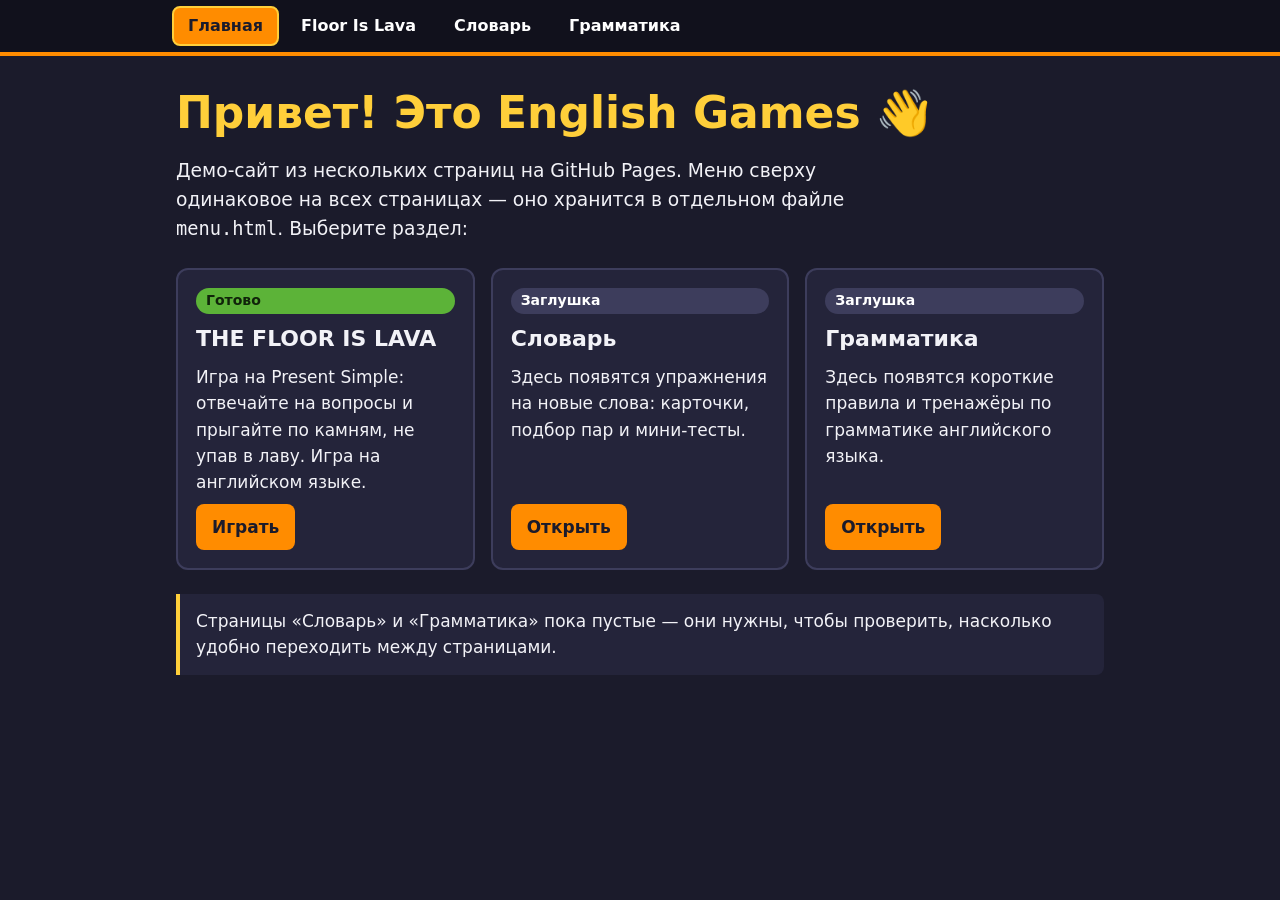
<file: index.html>
<!DOCTYPE html>
<html lang="ru">
<head>
<meta charset="utf-8">
<meta name="viewport" content="width=device-width,initial-scale=1">
<title>English Games — главная</title>
<meta name="description" content="Небольшие игры и упражнения для изучения английского языка.">
<link rel="stylesheet" href="assets/site.css">
<script src="assets/menu.js" defer></script>
</head>
<body class="site-page">
<header class="site-header">
<nav class="site-nav" aria-label="Меню сайта" data-site-menu="menu.html"><ul class="site-nav__list"><li><a class="site-nav__link" href="index.html">Главная</a></li><li><a class="site-nav__link" href="menu.html">Все разделы</a></li></ul></nav>
</header>
<main class="site-main">
  <h1>Привет! Это English Games 👋</h1>
  <p class="site-lead">Демо-сайт из нескольких страниц на GitHub Pages. Меню сверху одинаковое на всех страницах — оно хранится в отдельном файле <code>menu.html</code>. Выберите раздел:</p>

  <ul class="site-cards">
    <li class="site-card">
      <span class="site-badge site-badge--ready">Готово</span>
      <h2>THE FLOOR IS LAVA</h2>
      <p>Игра на Present Simple: отвечайте на вопросы и прыгайте по камням, не упав в лаву. Игра на английском языке.</p>
      <a class="site-button" href="floor-is-lava.html">Играть</a>
    </li>
    <li class="site-card">
      <span class="site-badge">Заглушка</span>
      <h2>Словарь</h2>
      <p>Здесь появятся упражнения на новые слова: карточки, подбор пар и мини-тесты.</p>
      <a class="site-button" href="vocabulary.html">Открыть</a>
    </li>
    <li class="site-card">
      <span class="site-badge">Заглушка</span>
      <h2>Грамматика</h2>
      <p>Здесь появятся короткие правила и тренажёры по грамматике английского языка.</p>
      <a class="site-button" href="grammar.html">Открыть</a>
    </li>
  </ul>

  <p class="site-note">Страницы «Словарь» и «Грамматика» пока пустые — они нужны, чтобы проверить, насколько удобно переходить между страницами.</p>
</main>
</body>
</html>
</file>
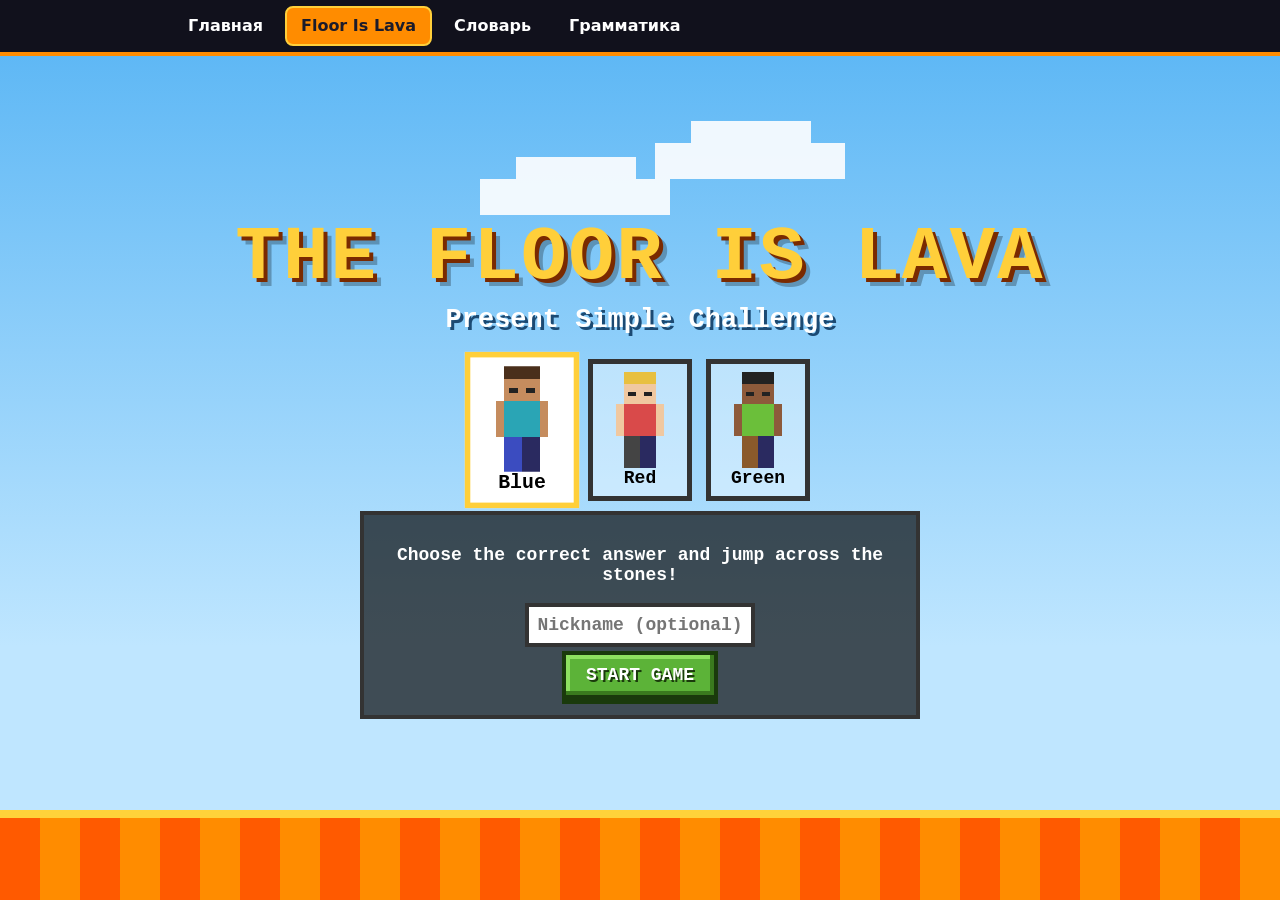
<file: floor-is-lava.html>
<!DOCTYPE html>
<html lang="en"><head><meta charset="utf-8"><meta name="viewport" content="width=device-width,initial-scale=1">
<title>THE FLOOR IS LAVA — Present Simple Challenge</title>
<style>
*{box-sizing:border-box}body{margin:0;font:700 18px "Courier New",Consolas,monospace;color:#fff;background:#1b1b2b;min-height:100vh;overflow-x:hidden}
button{font:inherit;cursor:pointer}[hidden]{display:none!important}
.btn{background:#5cb338;color:#fff;border:4px solid #1a3a0c;box-shadow:inset -4px -4px 0 #3a7a1e,inset 4px 4px 0 #8ee060,0 5px 0 #1a3a0c;padding:10px 20px;text-shadow:2px 2px 0 #1a3a0c;margin:4px}
.btn:hover{filter:brightness(1.1)}.btn:active{transform:translateY(3px)}.btn.o{background:#e8742a;border-color:#5a2208;box-shadow:inset -4px -4px 0 #b4501a,inset 4px 4px 0 #ffa660,0 5px 0 #5a2208;text-shadow:2px 2px 0 #5a2208}.btn.g{background:#777;border-color:#222;box-shadow:inset -4px -4px 0 #555,inset 4px 4px 0 #aaa,0 5px 0 #222;text-shadow:2px 2px 0 #222}
.sky{background:linear-gradient(#5fb8f5,#bfe6ff 70%)}
#start{min-height:100vh;padding-bottom:110px!important;display:flex;flex-direction:column;align-items:center;justify-content:center;text-align:center;padding:16px;position:relative;overflow:hidden}
#start h1{font-size:clamp(32px,8vw,76px);margin:0;color:#ffcf3a;text-shadow:4px 4px 0 #7a2a00,8px 8px 0 #0004;letter-spacing:2px}#start h2{margin:4px 0 14px;color:#fff;text-shadow:3px 3px 0 #1c4a73}
.lavab{z-index:0;pointer-events:none;position:absolute;left:0;right:0;bottom:0;height:90px;background:repeating-linear-gradient(90deg,#ff5a00 0 40px,#ff8c00 40px 80px);border-top:8px solid #ffd23a;animation:lv 3s linear infinite}@keyframes lv{to{background-position:80px 0}}
#start>*:not(.lavab){position:relative;z-index:1}.chars{display:flex;gap:14px;justify-content:center;margin:10px}.cc{background:#fff6;border:5px solid #333;padding:8px;width:104px}.cc.sel{background:#fff;border-color:#ffcf3a;transform:scale(1.1)}
.cc svg{width:48px;height:96px;display:block;margin:auto}input{font:inherit;padding:8px;border:4px solid #333;width:230px;text-align:center}
.card{background:#000a;border:4px solid #333;padding:12px;max-width:560px;position:relative}
#game{height:100vh;display:flex;flex-direction:column}.hud{display:flex;flex-wrap:wrap;gap:6px;align-items:center;justify-content:space-between;padding:6px 10px;background:#222;border-bottom:5px solid #000}
.hud .btn{padding:4px 10px;margin:2px;font-size:15px}.bar{height:14px;width:160px;background:#000;border:3px solid #555;display:inline-block;vertical-align:middle}.bar i{display:block;height:100%;background:#5cb338;width:0;transition:width .5s}
#scene{flex:1;position:relative;overflow:hidden;min-height:340px}#world{position:absolute;left:0;top:0;bottom:0;width:3800px;transition:transform .8s ease}
#lava{position:absolute;left:0;right:0;bottom:0;height:17%;background:repeating-linear-gradient(90deg,#ff4a00 0 36px,#ff9000 36px 72px);border-top:8px solid #ffd23a;animation:lv 2.5s linear infinite;z-index:3}
#lava::after{content:"";position:absolute;inset:0;background:radial-gradient(circle at 30% 30%,#ffe27a 0 6px,#0000 7px),radial-gradient(circle at 70% 60%,#ffe27a 0 5px,#0000 6px);background-size:140px 60px;animation:lv 4s linear infinite}
.cloud{position:absolute;width:120px;height:36px;background:#fff;box-shadow:36px -22px 0 #fff,70px 0 0 #fff;opacity:.9}
.stone{position:absolute;width:100px;height:46px;transform:translate(-50%,0) scale(var(--s,1));transform-origin:50% 0;transition:transform .6s,opacity .6s;border:4px solid #2a2a2a;background:radial-gradient(#9a9a9a 0 2px,#0000 3px) 0 0/16px 16px,linear-gradient(#a6a6a6,#7d7d7d);box-shadow:inset -6px -6px 0 #5e5e5e,inset 6px 6px 0 #c4c4c4,0 14px 0 #4a4a4a;color:#222;text-shadow:none;z-index:2;padding:0}
.stone b{position:absolute;top:-30px;left:50%;transform:translateX(-50%);font-size:13px;color:#fff;text-shadow:2px 2px 0 #000;white-space:nowrap;pointer-events:none}
.stone.on{animation:pu 1s infinite alternate;outline:4px solid #ffcf3a}.stone:disabled{cursor:default}.stone.past{opacity:.55}.stone.gone{transform:translate(-50%,300px) scale(0);opacity:0}
@keyframes pu{to{filter:brightness(1.3)}}
.grass{position:absolute;width:150px;height:52px;transform:translateX(-50%);background:linear-gradient(#5cb338 0 18px,#8a5a2b 18px);border:4px solid #2a2a2a;box-shadow:0 14px 0 #5a3a1a;z-index:2}
#hero{position:absolute;width:36px;height:72px;transition:left .75s linear,top .75s cubic-bezier(.3,1.6,.6,1);z-index:4}#hero svg{width:36px;height:72px;display:block}
#hero.hop svg{animation:hop .75s}@keyframes hop{40%{transform:translateY(-70px)}}#hero.fall{transition:left .5s linear,top 1.1s ease-in,transform 1.1s;transform:rotate(200deg)}#hero.win svg{animation:win .5s infinite alternate}@keyframes win{to{transform:translateY(-20px) rotate(10deg)}}
.pf{position:absolute;width:10px;height:10px;z-index:5;animation:pf .9s forwards;pointer-events:none}@keyframes pf{to{transform:translate(var(--dx),var(--dy));opacity:0}}
#pop,#ov{position:fixed;inset:0;background:#000a;display:flex;align-items:center;justify-content:center;z-index:20;padding:10px}
.qc{background:#c6c6c6;color:#222;border:6px solid #222;box-shadow:inset 6px 6px 0 #fff,inset -6px -6px 0 #888;padding:18px;width:min(560px,100%);text-align:center;text-shadow:none}
.qc h3{margin:6px 0;font-size:clamp(22px,5vw,34px)}.qc .meta{display:flex;justify-content:space-between;font-size:14px;gap:8px}.qc .ans{display:block;width:100%;margin:8px 0;text-align:left;font-size:clamp(18px,4vw,24px);padding:12px;background:#fff;border:4px solid #222;box-shadow:inset -4px -4px 0 #bbb}
.ans:hover:not(:disabled){background:#fff3b0}.ans.ok{background:#5cb338;color:#fff}.ans.no{background:#e04040;color:#fff}.ans:disabled{cursor:default}
.msg{min-height:50px;font-size:17px}.mini svg{width:24px;height:48px}
#ov .qc{background:#333;color:#fff;box-shadow:inset 6px 6px 0 #666}#rep{width:100%;height:120px;font:13px monospace}
@media(max-width:600px){body{font-size:15px}.stone{width:80px}}
/* Shared site menu sits above the game: keep the game filling the rest of the viewport */
body{display:flex;flex-direction:column}#start{flex:1 0 auto;min-height:0}#game{flex:1 0 auto;height:auto}
</style>
<link rel="stylesheet" href="assets/site.css">
<script src="assets/menu.js" defer></script>
</head><body>
<header class="site-header" lang="ru">
<nav class="site-nav" aria-label="Меню сайта" data-site-menu="menu.html"><ul class="site-nav__list"><li><a class="site-nav__link" href="index.html">Главная</a></li><li><a class="site-nav__link" href="menu.html">Все разделы</a></li></ul></nav>
</header>
<section id="start" class="sky"><div class="cloud" style="left:6%;top:8%"></div><div class="cloud" style="right:8%;top:16%"></div>
<h1>THE FLOOR IS LAVA</h1><h2>Present Simple Challenge</h2><div id="chars" class="chars"></div>
<div class="card"><p>Choose the correct answer and jump across the stones!</p><input id="nick" maxlength="12" placeholder="Nickname (optional)"><br><button class="btn" id="go">START GAME</button></div><div class="lavab"></div></section>
<section id="game" hidden><div class="hud"><span>Stone <b id="hs">1</b>/20 <span class="bar"><i id="hb"></i></span></span><span>★ <b id="hst">0</b> · Score <b id="hsc">0</b></span><span><button class="btn g" id="bp">Pause</button><button class="btn g" id="bs">Sound: ON</button><button class="btn o" id="bn">New game</button></span></div>
<div id="scene" class="sky"><div id="world"></div><div id="lava"></div></div></section>
<div id="pop" hidden></div><div id="ov" hidden></div>
<script>
'use strict';
const $=s=>document.querySelector(s),shuf=a=>{a=[...a];for(let i=a.length-1;i>0;i--){const j=Math.random()*(i+1)|0;[a[i],a[j]]=[a[j],a[i]]}return a};
const esc=s=>String(s).replace(/[&<>"']/g,c=>({'&':'&amp;','<':'&lt;','>':'&gt;','"':'&quot;',"'":'&#39;'}[c]));
/* ===== EDITABLE QUESTION BANK: {text, options, correct (index), cat, hint, explain, feedback} ===== */
const CAT={S:'He / She / It + verb-s',B:'I / You / We / They + base verb',N:"Don't vs. doesn't",D:'Do vs. does',V:'Base verb after does / doesn\'t'};
const RULE={S:'He / She / It + verb-s (he plays).',B:'I / You / We / They: the verb has no -s (they run).',N:"Don't = I / you / we / they. Doesn't = he / she / it.",D:'Do = I / you / we / they. Does = he / she / it.',V:'After does / doesn\'t use the base verb, with no -s (Does he play? He doesn\'t play).'};
const mk=(t,o,c,cat,h,fb)=>({text:t,options:o,correct:c,cat,hint:h,explain:RULE[cat],feedback:fb||''});
const BANK=[
mk('He ___ football every day.',['play','plays','playing'],1,'S','Who is it? He / she / it needs a special ending.'),
mk('She ___ apples.',['like','likes','liking'],1,'S','Who is it? He / she / it needs a special ending.'),
mk('They ___ in the park.',['run','runs','running'],0,'B','They is more than one. Does the verb need -s?'),
mk('It ___ fast.',['run','runs','running'],1,'S','It is like he and she. Look at the verb ending.'),
mk('We ___ books.',['reads','read','reading'],1,'B','We is more than one. Does the verb need -s?'),
mk('He ___ football.',["don't play","doesn't play","doesn't plays"],1,'V','Use the helper for he. Then look at the verb: no -s!'),
mk('She ___ milk.',["doesn't drink","don't drink","doesn't drinks"],0,'V','Use the helper for she. Then look at the verb: no -s!'),
mk('They ___ fish.',["doesn't eat","don't eat","don't eats"],1,'N','They is more than one. Which helper is for they?'),
mk('It ___ at night.',["don't sleep","doesn't sleeps","doesn't sleep"],2,'V','After doesn\'t the verb stays short.'),
mk('I ___ TV in the morning.',["doesn't watch","don't watch","don't watches"],1,'N','I uses don\'t. The verb has no -s.'),
mk('___ he play football?',['Do','Does','Is'],1,'D','Who is it? He needs the helper with -s.'),
mk('___ they like apples?',['Does','Do','Are'],1,'D','They is more than one.'),
mk('___ she read books?',['Does','Do','Is'],0,'D','Who is it? She needs the helper with -s.'),
mk('___ you swim?',['Does','Do','Are'],1,'D','You uses the helper without -s.'),
mk('Does it ___ fast?',['runs','running','run'],2,'V','After does the verb stays short.'),
mk('Choose the correct sentence.',["He don't play.","He doesn't play.","He doesn't plays."],1,'V','He needs doesn\'t. The verb has no -s.'),
mk('Choose the correct sentence.',['Does she likes apples?','Do she like apples?','Does she like apples?'],2,'V','She needs does. Then the verb is short.'),
mk('Choose the correct sentence.',['My cat sleeps.','My cat sleep.','My cat sleeping.'],0,'S','My cat = it. Look at the verb ending.'),
mk('They ___ like milk.',["doesn't","don't","isn't"],1,'N','They is more than one. Which helper is for they?'),
mk('Choose the correct sentence.',['Does he plays?',"He doesn't plays.","He doesn't play."],2,'V','Check the verb after does / doesn\'t: no -s!')];
/* ===== Characters ===== */
const CH=[{n:'Blue',hair:'#4a2f1b',shirt:'#2aa5b5',pants:'#3b4cc0',skin:'#c58c5e'},{n:'Red',hair:'#e8c040',shirt:'#d94a4a',pants:'#444',skin:'#f0c8a0'},{n:'Green',hair:'#222',shirt:'#6bbf3a',pants:'#8a5a2b',skin:'#8d5a3b'}];
const svg=c=>`<svg viewBox="0 0 12 24" shape-rendering="crispEdges"><rect x="2" y="0" width="8" height="3" fill="${c.hair}"/><rect x="2" y="2" width="8" height="6" fill="${c.skin}"/><rect x="2" y="2" width="8" height="1" fill="${c.hair}"/><rect x="3" y="5" width="2" height="1" fill="#222"/><rect x="7" y="5" width="2" height="1" fill="#222"/><rect x="2" y="8" width="8" height="8" fill="${c.shirt}"/><rect x="0" y="8" width="2" height="8" fill="${c.skin}"/><rect x="10" y="8" width="2" height="8" fill="${c.skin}"/><rect x="2" y="16" width="4" height="8" fill="${c.pants}"/><rect x="6" y="16" width="4" height="8" fill="#2a2a60"/></svg>`;
/* ===== State ===== */
const N=20,X=s=>230+s*150,TOP=(s,side)=>side?60+(s*5%9):28+(s*7%10),SK=[1,.85,.7,.55,.4,0];
let S={ch:0,sound:true,pause:false,busy:false,nick:''},A;
function snd(f,d,t){if(!S.sound)return;try{const c=S.ac=S.ac||new(window.AudioContext||window.webkitAudioContext)(),o=c.createOscillator(),g=c.createGain();o.type=t||'square';o.frequency.value=f;g.gain.value=.05;o.connect(g);g.connect(c.destination);o.start();o.stop(c.currentTime+d)}catch(e){}}
/* ===== Start screen ===== */
$('#chars').innerHTML=CH.map((c,i)=>`<button class="cc ${i==S.ch?'sel':''}" data-c="${i}">${svg(c)}${c.n}</button>`).join('');
$('#chars').onclick=e=>{const b=e.target.closest('[data-c]');if(!b)return;S.ch=+b.dataset.c;document.querySelectorAll('.cc').forEach((x,i)=>x.classList.toggle('sel',i==S.ch))};
$('#go').onclick=()=>{S.nick=$('#nick').value.trim().slice(0,12);newGame()};
/* ===== Game ===== */
function newGame(){A={ord:shuf(BANK.map((_,i)=>i)),step:0,dmg:{},mis:0,log:BANK.map(()=>({t:0,w:[],ok:0,fell:0})),score:0,stars:0,first:0,bad:0,falls:0,side:0};
$('#start').hidden=true;$('#game').hidden=false;$('#ov').hidden=true;$('#pop').hidden=true;S.busy=false;S.pause=false;$('#bp').textContent='Pause';build();resetLevel()}
function build(){let h='';for(let i=0;i<5;i++)h+=`<div class="cloud" style="left:${300+i*700}px;top:${6+i*5}%"></div>`;
h+='<div class="grass" style="left:90px;top:50%"></div>';
for(let s=0;s<N;s++)for(let d=0;d<2;d++)h+=`<button class="stone" id="st${s}_${d}" data-s="${s}" data-d="${d}" style="left:${X(s)}px;top:${TOP(s,d)}%" aria-label="${d?'Right':'Left'} stone ${s+1}"><b>${d?'RIGHT':'LEFT'}</b></button>`;
const mx=X(N)+60;h+=`<svg style="position:absolute;left:${mx-120}px;bottom:14%;width:440px;height:60%;z-index:1" viewBox="0 0 44 36" shape-rendering="crispEdges"><path d="M0 36V28h6v-6h6v-6h6v-6h6v-6h6V4h4v6h4v6h4v6h4v6h4v6z" fill="#6b6b78"/><path d="M18 6h8v4h-8zM14 10h16v4H14z" fill="#fff"/><rect x="21" y="-2" width="1" height="8" fill="#5a3a1a"/><path d="M22 -2h6v3h-6z" fill="#e04040"/><rect x="30" y="26" width="8" height="6" fill="#c9891a"/><rect x="30" y="26" width="8" height="2" fill="#ffd23a"/><rect x="33" y="28" width="2" height="2" fill="#333"/></svg>`;
h+='<div id="hero"></div>';$('#world').innerHTML=h;$('#hero').innerHTML=svg(CH[S.ch]);document.querySelectorAll('.stone').forEach(b=>b.onclick=()=>openQ(+b.dataset.s,+b.dataset.d))}
function place(x,top){const h=$('#hero');h.style.left=(x-18)+'px';h.style.top=`calc(${top}% - 68px)`;$('#world').style.transform=`translateX(${-Math.max(0,Math.min(x-260,3800-innerWidth))}px)`}
function resetLevel(){A.step=0;A.dmg={};A.mis=0;S.busy=false;const h=$('#hero');h.className='';h.style.transition='none';place(90,50);void h.offsetWidth;h.style.transition='';document.querySelectorAll('.stone').forEach(b=>{b.style.setProperty('--s',1);b.classList.remove('gone','past')});upd()}
function shrink(){document.querySelectorAll(".stone").forEach(b=>{if(+b.dataset.s>=A.step)b.style.setProperty("--s",SK[Math.min(A.mis,4)])})}
function upd(){document.querySelectorAll('.stone').forEach(b=>{const s=+b.dataset.s,on=s==A.step;b.classList.toggle('on',on);b.disabled=!on||S.busy||S.pause;b.classList.toggle('past',s<A.step)});
$('#hs').textContent=Math.min(A.step+1,N);$('#hb').style.width=A.step/N*100+'%';$('#hst').textContent=A.stars;$('#hsc').textContent=A.score}
function burst(x,top,c){const w=$('#world');for(let i=0;i<12;i++){const p=document.createElement('i');p.className='pf';p.style.cssText=`left:${x}px;top:calc(${top}% - 20px);background:${c};--dx:${(Math.random()-.5)*160}px;--dy:${-20-Math.random()*90}px`;w.appendChild(p);setTimeout(()=>p.remove(),950)}}
/* ===== Question popup ===== */
function qi(){return A.ord[A.step]}
function openQ(s,d){if(S.busy||S.pause||s!=A.step)return;A.side=d;snd(440,.08);renderQ('')}
function renderQ(msg,pick,done){const q=BANK[qi()],m=A.mis,p=$('#pop');p.hidden=false;
p.innerHTML=`<div class="qc"><div class="meta"><span class="mini">${svg(CH[S.ch])}</span><span>Question ${A.step+1} of ${N}<br>You chose: <b>${A.side?'RIGHT':'LEFT'} STONE</b></span><span>Mistakes in this level:<br><b>${m} / 5</b></span></div>
<p style="margin:4px">${/___/.test(q.text)?'Choose the correct answer.':''}</p><h3>${esc(q.text).replace('___','<u>&nbsp;&nbsp;&nbsp;&nbsp;&nbsp;</u>')}</h3>
${q.options.map((o,i)=>`<button class="ans ${pick===i?(i==q.correct?'ok':'no'):''}" data-k="${i}" ${done||pick===i?'disabled':''}>${'ABC'[i]}. ${esc(o)}</button>`).join('')}
<div class="msg">${msg}</div>${done?'':'<button class="btn g" id="back">Choose another stone</button>'}</div>`;
if(!done){p.querySelectorAll('.ans').forEach(b=>b.onclick=()=>answer(+b.dataset.k));$('#back').onclick=()=>{p.hidden=true}}}
function answer(k){if(S.busy||S.pause)return;const q=BANK[qi()],L=A.log[qi()],key=A.step+'_'+A.side;L.t++;
if(k==q.correct){S.busy=true;snd(660,.12);setTimeout(()=>snd(880,.15),120);if(!L.ok){L.ok=1;A.stars++;A.score+=L.t==1&&!L.w.length?10:5;if(!L.w.length)A.first++}
renderQ('Correct! Great job!'+(q.feedback?' '+esc(q.feedback):''),k,true);const x=X(A.step),top=TOP(A.step,A.side);setTimeout(()=>{$('#pop').hidden=true;hop(x,top)},900)}
else{snd(160,.25,'sawtooth');L.w.push(q.options[k]);A.bad++;const n=++A.mis;shrink();
if(n>=5){S.busy=true;L.fell++;A.falls++;renderQ('Oh no!',k,true);setTimeout(()=>fall(A.step,A.side),600)}else renderQ('Oops! Try again! Hint: '+esc(q.hint),k)}upd()}
function hop(x,top){const h=$('#hero');h.classList.add('hop');place(x,top);burst(x,top,'#5cb338');burst(x,top,'#ffd23a');setTimeout(()=>{h.classList.remove('hop');A.step++;if(A.step>=N)return finish();S.busy=false;upd()},800)}
function fall(s,d){$('#pop').hidden=true;const h=$('#hero'),x=X(s);place(x,TOP(s,d));setTimeout(()=>{$('#st'+s+'_'+d).classList.add('gone');h.classList.add('fall');h.style.top='110%';snd(120,.6,'sawtooth');burst(x,88,'#ff8c00')},850);
setTimeout(()=>{ov(`<h2 style="color:#ff8c00">Oh no! The floor is lava!</h2><p>Don't worry. Try again from the start!</p><button class="btn o" id="rl">Restart Level</button>`);$('#rl').onclick=()=>{$('#ov').hidden=true;resetLevel()}},2100)}
function ov(h){const o=$('#ov');o.hidden=false;o.innerHTML=`<div class="qc">${h}</div>`}
/* ===== Win + teacher report ===== */
function report(){const L=[],cats={};let n=0;L.push('THE FLOOR IS LAVA — TEACHER REPORT','',`Player: ${S.nick||'(no nickname)'}`,'','Questions to revise:','');
BANK.forEach((q,i)=>{const g=A.log[i];if(!g.w.length&&!g.fell)return;n++;cats[q.cat]=(cats[q.cat]||0)+g.w.length+g.fell;
L.push(`${n}. [Question ${i+1}] ${q.text}`,`   Student's incorrect answer(s): ${g.w.length?g.w.join(' | '):'—'}`,`   Correct answer: ${q.options[q.correct]}`,`   Grammar: ${CAT[q.cat]}`,`   Attempts: ${g.t}${g.fell?` (fell into lava ${g.fell}x, level restarted)`:''}`,`   Rule: ${q.explain}`,'')});
if(!n)L.push('None — all 20 questions were correct on the first attempt!','');
L.push('Most common mistake types:');Object.entries(cats).sort((a,b)=>b[1]-a[1]).forEach(([k,v])=>L.push(`- ${CAT[k]}: ${v}`));if(!n)L.push('- none');
L.push('',`Score: ${A.score} | First-attempt correct: ${A.first}/${N} | Incorrect attempts: ${A.bad} | Falls: ${A.falls}`);return L.join('\n')}
function finish(){S.busy=true;const h=$('#hero');h.classList.add('win');burst(X(N)+120,62,'#ffd23a');snd(784,.3);setTimeout(()=>snd(1046,.4),250);
setTimeout(()=>{const m=A.first>=15?'Amazing! You are a Present Simple hero!':A.first>=8?'Great job! Keep practising!':'Well done! You never gave up!';
ov(`<h2 style="color:#ffcf3a">YOU WIN!</h2><p>${S.nick?esc(S.nick)+', ':''}${m}</p><p>Questions completed: ${N}/${N}<br>Correct first attempts: ${A.first}<br>Incorrect attempts: ${A.bad}<br>Final score: ${A.score} ★${A.stars}</p><button class="btn" id="cp">COPY TEACHER REPORT</button><div id="cpm"></div><textarea id="rep" readonly hidden></textarea><br><button class="btn o" id="again">Play again</button>`);
$('#again').onclick=newGame;$('#cp').onclick=async()=>{const t=report(),ta=$('#rep');ta.value=t;try{await navigator.clipboard.writeText(t);$('#cpm').textContent='Report copied!'}catch(e){ta.hidden=false;ta.select();let ok=false;try{ok=document.execCommand('copy')}catch(_){}$('#cpm').textContent=ok?'Report copied!':'Select the text above and copy it (Ctrl+C).'}}},1200)}
/* ===== Controls ===== */
$('#bp').onclick=()=>{if(!$('#ov').hidden&&!S.pause)return;S.pause=!S.pause;$('#bp').textContent=S.pause?'Resume':'Pause';if(S.pause)ov('<h2>Paused</h2><button class="btn" id="rs">Resume</button>'),$('#rs').onclick=()=>$('#bp').click();else $('#ov').hidden=true;upd()};
$('#bs').onclick=()=>{S.sound=!S.sound;$('#bs').textContent='Sound: '+(S.sound?'ON':'OFF')};
$('#bn').onclick=()=>{if(confirm('Start a new game? Your progress will be lost.'))newGame()};
document.onkeydown=e=>{if($('#game').hidden)return;const k=e.key.toLowerCase();if(k=='p'){$('#bp').click();return}if(S.pause||S.busy)return;
if(!$('#pop').hidden){const i='abc'.indexOf(k)>=0?'abc'.indexOf(k):'123'.indexOf(k);if(i>=0){const b=$('#pop').querySelector(`.ans[data-k="${i}"]`);if(b&&!b.disabled)b.click()}else if(k=='escape')$('#pop').hidden=true}
else if(k=='arrowleft')openQ(A.step,0);else if(k=='arrowright')openQ(A.step,1)};
</script></body></html>
</file>
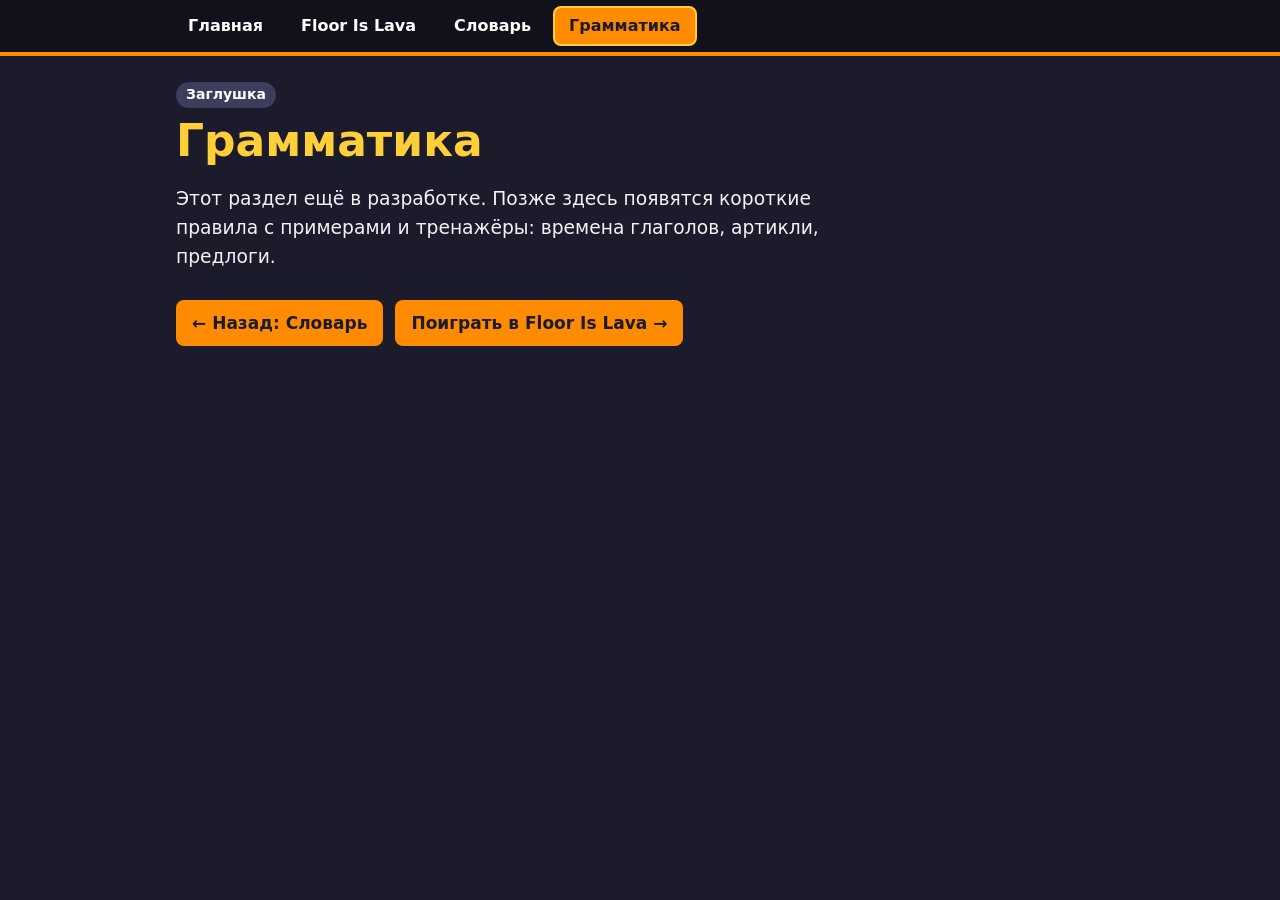
<file: grammar.html>
<!DOCTYPE html>
<html lang="ru">
<head>
<meta charset="utf-8">
<meta name="viewport" content="width=device-width,initial-scale=1">
<title>Грамматика (скоро) — English Games</title>
<meta name="description" content="Страница-заглушка для будущих тренажёров по английской грамматике.">
<link rel="stylesheet" href="assets/site.css">
<script src="assets/menu.js" defer></script>
</head>
<body class="site-page">
<header class="site-header">
<nav class="site-nav" aria-label="Меню сайта" data-site-menu="menu.html"><ul class="site-nav__list"><li><a class="site-nav__link" href="index.html">Главная</a></li><li><a class="site-nav__link" href="menu.html">Все разделы</a></li></ul></nav>
</header>
<main class="site-main">
  <span class="site-badge">Заглушка</span>
  <h1>Грамматика</h1>
  <p class="site-lead">Этот раздел ещё в разработке. Позже здесь появятся короткие правила с примерами и тренажёры: времена глаголов, артикли, предлоги.</p>
  <div class="site-pager">
    <a class="site-button" href="vocabulary.html">← Назад: Словарь</a>
    <a class="site-button" href="floor-is-lava.html">Поиграть в Floor Is Lava →</a>
  </div>
</main>
</body>
</html>
</file>
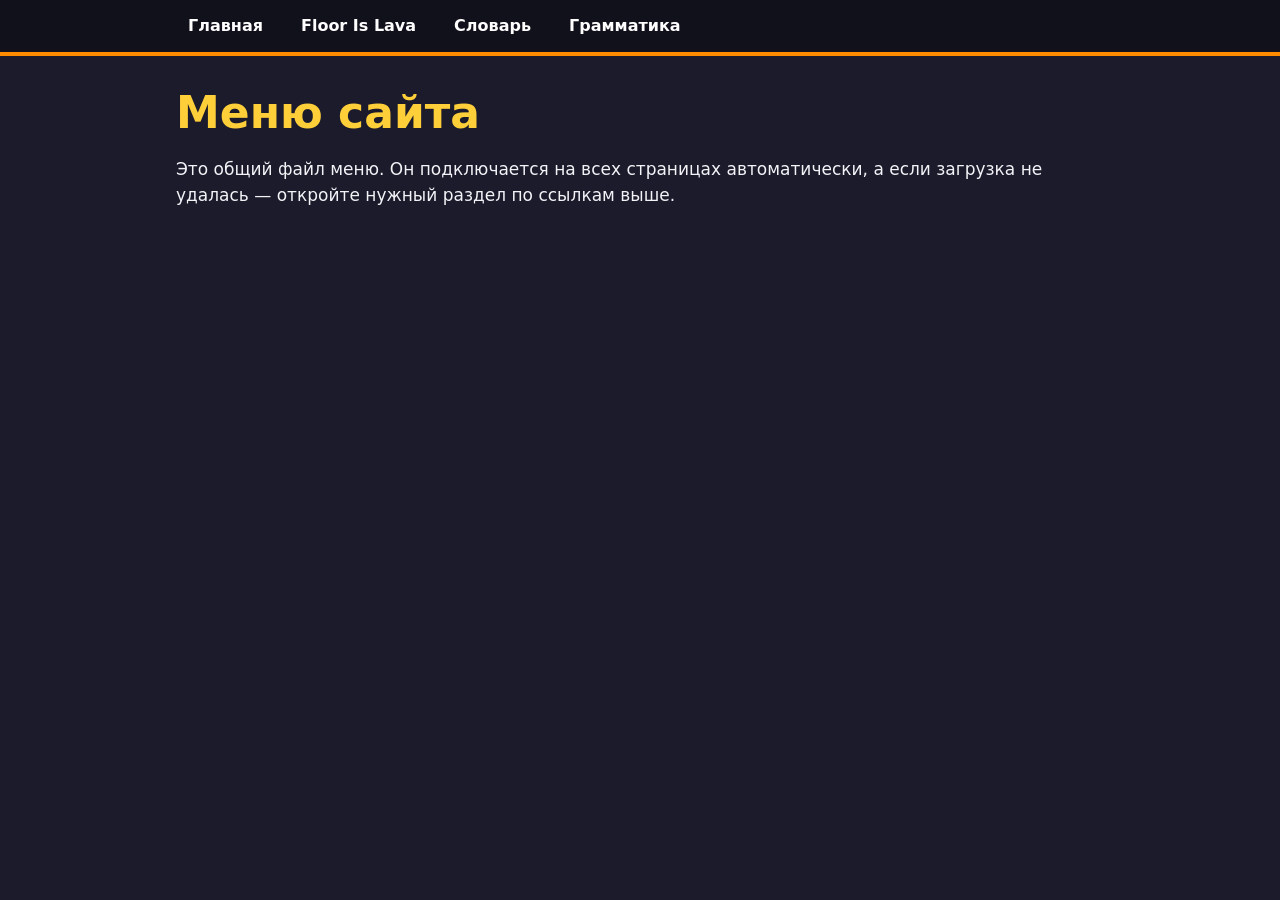
<file: menu.html>
<!DOCTYPE html>
<html lang="ru">
<head>
<meta charset="utf-8">
<meta name="viewport" content="width=device-width,initial-scale=1">
<title>Меню сайта — English Games</title>
<link rel="stylesheet" href="assets/site.css">
<script src="assets/menu.js" defer></script>
</head>
<body class="site-page">
<!--
  ЕДИНСТВЕННЫЙ источник меню сайта.
  assets/menu.js загружает этот файл и подставляет элемент <nav class="site-nav"> ниже
  во все страницы. Чтобы добавить пункт меню, добавьте сюда ещё один <li>.
  Ссылки должны быть относительными (без "/" в начале), чтобы работать на
  https://arsen-arutiunov.github.io/test-github-pages/.
-->
<header class="site-header">
<nav class="site-nav" aria-label="Меню сайта" lang="ru">
  <ul class="site-nav__list">
    <li><a class="site-nav__link" href="index.html">Главная</a></li>
    <li><a class="site-nav__link" href="floor-is-lava.html">Floor Is Lava</a></li>
    <li><a class="site-nav__link" href="vocabulary.html">Словарь</a></li>
    <li><a class="site-nav__link" href="grammar.html">Грамматика</a></li>
  </ul>
</nav>
</header>
<main class="site-main">
  <h1>Меню сайта</h1>
  <p>Это общий файл меню. Он подключается на всех страницах автоматически, а если загрузка не удалась — откройте нужный раздел по ссылкам выше.</p>
</main>
</body>
</html>
</file>
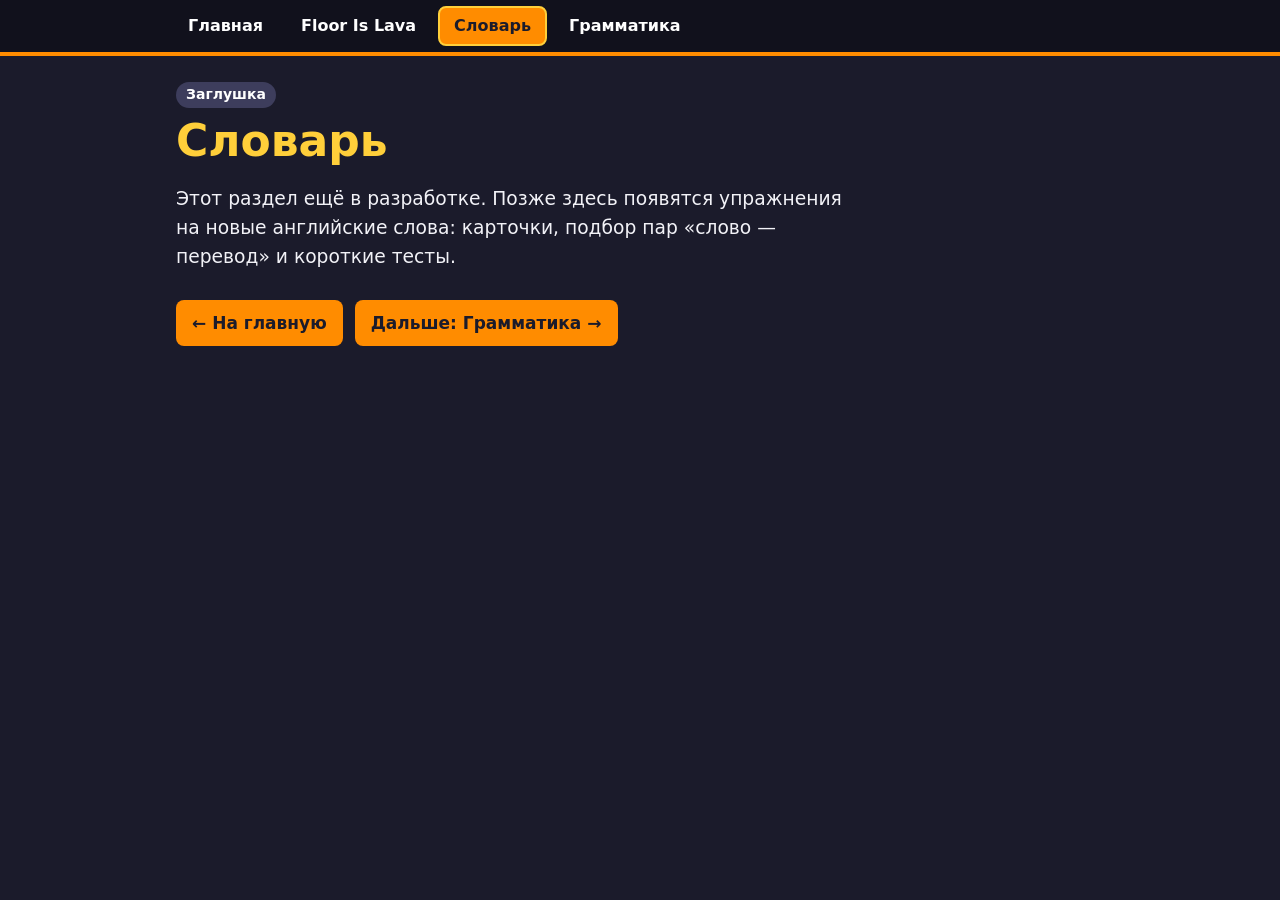
<file: vocabulary.html>
<!DOCTYPE html>
<html lang="ru">
<head>
<meta charset="utf-8">
<meta name="viewport" content="width=device-width,initial-scale=1">
<title>Словарь (скоро) — English Games</title>
<meta name="description" content="Страница-заглушка для будущих упражнений на английские слова.">
<link rel="stylesheet" href="assets/site.css">
<script src="assets/menu.js" defer></script>
</head>
<body class="site-page">
<header class="site-header">
<nav class="site-nav" aria-label="Меню сайта" data-site-menu="menu.html"><ul class="site-nav__list"><li><a class="site-nav__link" href="index.html">Главная</a></li><li><a class="site-nav__link" href="menu.html">Все разделы</a></li></ul></nav>
</header>
<main class="site-main">
  <span class="site-badge">Заглушка</span>
  <h1>Словарь</h1>
  <p class="site-lead">Этот раздел ещё в разработке. Позже здесь появятся упражнения на новые английские слова: карточки, подбор пар «слово — перевод» и короткие тесты.</p>
  <div class="site-pager">
    <a class="site-button" href="index.html">← На главную</a>
    <a class="site-button" href="grammar.html">Дальше: Грамматика →</a>
  </div>
</main>
</body>
</html>
</file>
<file: assets/site.css>
/*
 * Shared styles. Every selector is namespaced with .site- so this file can be
 * included in the game page without affecting the game's own styles.
 */

/* ---------- Shared menu ---------- */
.site-header {
  position: relative;
  z-index: 10; /* below the game's popups/overlays (z-index: 20) */
  background: #11111c;
  border-bottom: 4px solid #ff8c00;
  font: 600 16px/1.3 system-ui, -apple-system, "Segoe UI", Roboto, Arial, sans-serif;
  color: #fff;
  text-shadow: none;
}

.site-header *,
.site-page *,
.site-page *::before,
.site-page *::after {
  box-sizing: border-box;
}

.site-nav {
  max-width: 960px;
  margin: 0 auto;
  padding: 6px 12px;
}

.site-nav__list {
  display: flex;
  flex-wrap: wrap;
  gap: 6px;
  margin: 0;
  padding: 0;
  list-style: none;
}

.site-nav__link {
  display: inline-flex;
  align-items: center;
  min-height: 40px;
  padding: 6px 14px;
  border: 2px solid transparent;
  border-radius: 8px;
  color: #fff;
  text-decoration: none;
  white-space: nowrap;
}

.site-nav__link:hover {
  background: #2a2a40;
  border-color: #3d3d5c;
}

.site-nav__link:focus-visible {
  outline: 3px solid #ffcf3a;
  outline-offset: 2px;
}

.site-nav__link[aria-current="page"] {
  background: #ff8c00;
  border-color: #ffcf3a;
  color: #1b1b2b;
}

@media (max-width: 600px) {
  .site-nav { padding: 6px 8px; }
  .site-nav__list { gap: 4px; }
  .site-nav__link { padding: 6px 10px; font-size: 15px; }
}

/* ---------- Content pages (home, placeholders) ---------- */
body.site-page {
  margin: 0;
  min-height: 100vh;
  background: #1b1b2b;
  color: #f2f2f7;
  font: 400 17px/1.55 system-ui, -apple-system, "Segoe UI", Roboto, Arial, sans-serif;
}

.site-main {
  max-width: 960px;
  margin: 0 auto;
  padding: 24px 16px 48px;
}

.site-main h1 {
  margin: 8px 0 12px;
  font-size: clamp(28px, 6vw, 44px);
  line-height: 1.15;
  color: #ffcf3a;
}

.site-main a {
  color: #ffcf3a;
}

.site-main a:focus-visible {
  outline: 3px solid #ffcf3a;
  outline-offset: 2px;
}

.site-lead {
  font-size: 1.1em;
  max-width: 680px;
}

.site-badge {
  display: inline-block;
  padding: 2px 10px;
  border-radius: 999px;
  background: #3d3d5c;
  color: #fff;
  font-size: 14px;
  font-weight: 600;
}

.site-badge--ready {
  background: #5cb338;
  color: #10240a;
}

.site-cards {
  display: grid;
  grid-template-columns: repeat(auto-fit, minmax(240px, 1fr));
  gap: 16px;
  margin: 24px 0 0;
  padding: 0;
  list-style: none;
}

.site-card {
  display: flex;
  flex-direction: column;
  gap: 8px;
  height: 100%;
  box-sizing: border-box;
  padding: 18px;
  border: 2px solid #3d3d5c;
  border-radius: 12px;
  background: #24243a;
}

.site-card h2 {
  margin: 0;
  font-size: 22px;
}

.site-card p {
  margin: 0;
  flex: 1;
}

.site-main .site-button {
  align-self: flex-start;
  display: inline-block;
  padding: 10px 16px;
  border-radius: 8px;
  background: #ff8c00;
  color: #1b1b2b;
  font-weight: 700;
  text-decoration: none;
}

.site-main .site-button:hover {
  background: #ffa640;
}

.site-note {
  margin-top: 24px;
  padding: 14px 16px;
  border-left: 4px solid #ffcf3a;
  background: #24243a;
  border-radius: 0 8px 8px 0;
}

.site-pager {
  display: flex;
  flex-wrap: wrap;
  gap: 12px;
  margin-top: 28px;
}
</file>
